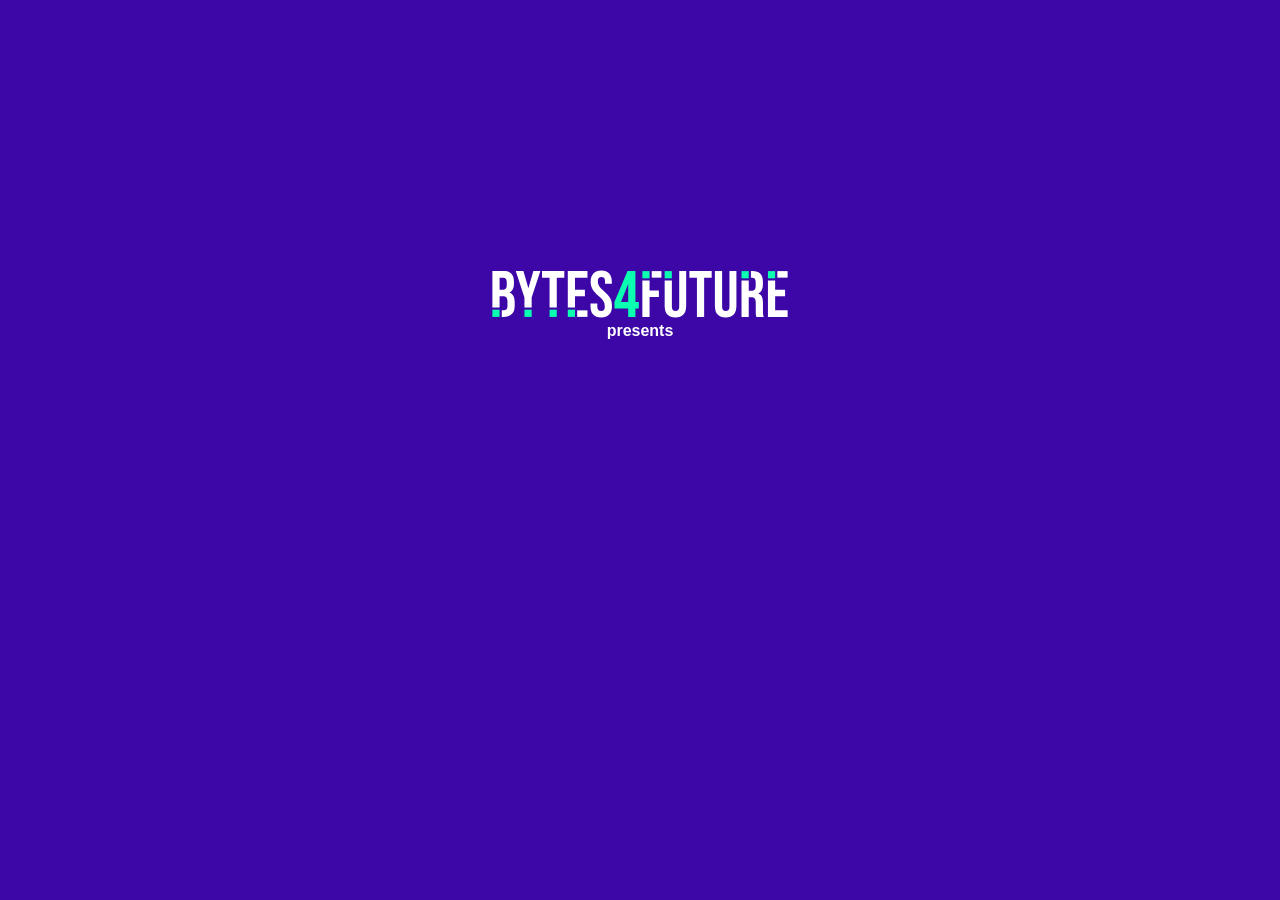
<file: index.html>
<!doctype html>
<html lang="en">
  <head>
    <meta charset="UTF-8" />
    <meta name="viewport" content="width=device-width, initial-scale=1.0" />
    <title>Pac Man</title>

    <link rel="stylesheet" href="./assets/css/style.css" />
  </head>
  <body>
    <div id="overlayer"></div>
    <span class="loader">
      <span>
        <svg
          x="0px"
          y="0px"
          viewBox="0 0 271 44"
          height="3rem"
          style="padding: 0 0.7rem"
        >
          <g id="Cores_-_Fundo_Branco">
            <g>
              <g>
                <rect
                  x="0.17"
                  y="36.37"
                  fill="#0AFFB1"
                  width="6.61"
                  height="6.61"
                ></rect>
                <path
                  fill="#ffffff"
                  d="M15.68,20.68v-0.12c1.44-0.6,2.51-1.58,3.22-2.94c0.7-1.36,1.05-3.12,1.05-5.28v-1.68 c0-3.28-0.78-5.7-2.34-7.28c-1.56-1.58-4.05-2.37-7.45-2.37H0.17v33.35h6.61h0V24.1h2.95c1.52,0,2.62,0.37,3.28,1.11 c0.66,0.74,0.99,2.07,0.99,3.99v3.66c0,1.52-0.28,2.59-0.84,3.21c-0.56,0.62-1.42,0.93-2.58,0.93H8.79v5.99h1.79 c3.29,0,5.78-0.85,7.48-2.55c1.7-1.7,2.56-4.17,2.56-7.4v-3.6C20.61,24.72,18.97,21.8,15.68,20.68z M13.34,13.67 c0,1.6-0.33,2.74-0.99,3.42c-0.66,0.68-1.65,1.02-2.98,1.02H6.79V7.01h3.19c1.16,0,2.01,0.34,2.56,1.02 c0.54,0.68,0.81,1.78,0.81,3.3V13.67z"
                ></path>
              </g>
              <g>
                <polygon
                  fill="#ffffff"
                  points="29.57,34.37 36.18,34.37 36.18,25.12 44.18,1.02 37.75,1.02 33.24,16.43 33.12,16.43 28.61,1.02 21.58,1.02 29.57,25.12 "
                ></polygon>
                <rect
                  x="29.57"
                  y="36.37"
                  fill="#0AFFB1"
                  width="6.61"
                  height="6.61"
                ></rect>
              </g>
              <g>
                <rect
                  x="52.6"
                  y="36.37"
                  fill="#0AFFB1"
                  width="6.61"
                  height="6.61"
                ></rect>
                <polygon
                  fill="#ffffff"
                  points="45.68,1.02 45.68,7.01 52.6,7.01 52.6,34.37 59.21,34.37 59.21,7.01 66.12,7.01 66.12,1.02 "
                ></polygon>
              </g>
              <g>
                <polygon
                  fill="#ffffff"
                  points="69.31,1.02 69.31,34.37 75.92,34.37 75.92,34.37 75.92,24.1 85,24.1 85,18.1 75.92,18.1 75.92,7.01 87.35,7.01 87.35,1.02 "
                ></polygon>
                <rect
                  x="69.31"
                  y="36.37"
                  fill="#0AFFB1"
                  width="6.61"
                  height="6.61"
                ></rect>
                <rect
                  x="77.92"
                  y="36.99"
                  fill="#ffffff"
                  width="9.42"
                  height="5.99"
                ></rect>
              </g>
              <path
                fill="#ffffff"
                d="M92.58,40.85c-1.64-1.82-2.46-4.43-2.46-7.82v-2.4h6.25v2.88c0,2.72,1.14,4.08,3.43,4.08 c1.12,0,1.97-0.33,2.55-0.99c0.58-0.66,0.87-1.73,0.87-3.21c0-1.76-0.4-3.31-1.2-4.65c-0.8-1.34-2.28-2.95-4.45-4.83 c-2.73-2.4-4.63-4.57-5.71-6.5c-1.08-1.94-1.62-4.13-1.62-6.56c0-3.32,0.84-5.88,2.52-7.7c1.68-1.82,4.13-2.73,7.33-2.73 c3.17,0,5.56,0.91,7.18,2.73c1.62,1.82,2.43,4.43,2.43,7.82v1.74h-6.25v-2.16c0-1.44-0.28-2.49-0.84-3.15 c-0.56-0.66-1.38-0.99-2.47-0.99c-2.2,0-3.31,1.34-3.31,4.02c0,1.52,0.41,2.94,1.23,4.26c0.82,1.32,2.31,2.92,4.48,4.79 c2.77,2.4,4.67,4.58,5.71,6.53c1.04,1.96,1.56,4.26,1.56,6.89c0,3.44-0.85,6.08-2.55,7.91c-1.7,1.84-4.18,2.76-7.42,2.76 C96.64,43.58,94.22,42.67,92.58,40.85z"
              ></path>
              <path
                fill="#0AFFB1"
                d="M124.68,35.37h-12.62v-6l12.02-28.35h7.21v28.35h3.13v6h-3.13v7.61h-6.61V35.37z M124.68,29.37V13.01 h-0.12l-6.49,16.36H124.68z"
              ></path>
              <g>
                <rect
                  x="137.66"
                  y="1.02"
                  fill="#0AFFB1"
                  width="6.61"
                  height="6.61"
                ></rect>
                <rect
                  x="146.28"
                  y="1.02"
                  fill="#ffffff"
                  width="8.88"
                  height="5.99"
                ></rect>
                <polygon
                  fill="#ffffff"
                  points="144.28,9.63 144.28,9.63 137.66,9.63 137.66,42.98 144.28,42.98 144.28,24.7 152.81,24.7 152.81,18.7 144.28,18.7 "
                ></polygon>
              </g>
              <g>
                <g>
                  <rect
                    x="158.1"
                    y="1.02"
                    fill="#0AFFB1"
                    width="6.61"
                    height="6.61"
                  ></rect>
                  <path
                    fill="#ffffff"
                    d="M171.45,1.02v32.49c0,1.44-0.29,2.48-0.87,3.12c-0.58,0.64-1.41,0.96-2.5,0.96s-1.91-0.32-2.49-0.96 c-0.58-0.64-0.87-1.68-0.87-3.12V9.63h0h-6.61v23.4c0,3.4,0.84,6,2.52,7.82c1.68,1.82,4.13,2.73,7.34,2.73 c3.21,0,5.65-0.91,7.33-2.73c1.68-1.82,2.53-4.43,2.53-7.82V1.02H171.45z"
                  ></path>
                </g>
              </g>
              <path
                fill="#ffffff"
                d="M187.68,7.01h-6.91V1.02h20.44v5.99h-6.91v35.97h-6.61V7.01z"
              ></path>
              <path
                fill="#ffffff"
                d="M206.68,40.85c-1.68-1.82-2.52-4.43-2.52-7.82V1.02h6.61v32.49c0,1.44,0.29,2.48,0.87,3.12 s1.41,0.96,2.5,0.96s1.91-0.32,2.5-0.96c0.58-0.64,0.87-1.68,0.87-3.12V1.02h6.37v32.01c0,3.4-0.84,6-2.52,7.82 c-1.68,1.82-4.13,2.73-7.33,2.73C210.81,43.58,208.36,42.67,206.68,40.85z"
              ></path>
              <g>
                <rect
                  x="228.56"
                  y="1.02"
                  fill="#0AFFB1"
                  width="6.61"
                  height="6.61"
                ></rect>
                <path
                  fill="#ffffff"
                  d="M248.34,40.79c-0.08-0.74-0.12-1.71-0.12-2.91v-7.37c0-2.48-0.33-4.46-0.99-5.93s-1.79-2.46-3.4-2.94 v-0.12c2.89-1.16,4.33-3.92,4.33-8.27v-2.58c0-3.28-0.78-5.7-2.34-7.28c-1.56-1.58-4.05-2.37-7.45-2.37h-1.19v5.99h1.01 c1.16,0,2.01,0.34,2.55,1.02c0.54,0.68,0.81,1.78,0.81,3.3v3.24c0,1.6-0.33,2.74-0.99,3.42c-0.66,0.68-1.65,1.02-2.98,1.02h-2.4 V9.63h0h-6.61v33.35h6.61V25h2.28c1.52,0,2.59,0.38,3.22,1.14c0.62,0.76,0.93,2.1,0.93,4.02v7.67c0,1.56,0.04,2.64,0.12,3.24 c0.08,0.6,0.24,1.24,0.48,1.92h6.73C248.62,42.26,248.42,41.53,248.34,40.79z"
                ></path>
              </g>
              <g>
                <g>
                  <rect
                    x="252.79"
                    y="1.02"
                    fill="#0AFFB1"
                    width="6.61"
                    height="6.61"
                  ></rect>
                  <rect
                    x="261.4"
                    y="1.02"
                    fill="#ffffff"
                    width="9.42"
                    height="5.99"
                  ></rect>
                  <polygon
                    fill="#ffffff"
                    points="259.4,24.1 268.48,24.1 268.48,18.1 259.4,18.1 259.4,9.63 259.4,9.63 252.79,9.63 252.79,42.98 270.83,42.98 270.83,36.99 259.4,36.99 "
                  ></polygon>
                </g>
              </g>
            </g>
          </g>
        </svg>
      </span>
      <span id="presents">presents <br> <span id="by">by mhd Altonji<sup style="color: aqua;">&copy;</sup></span></span>
    </span>
    <div id="game">
      <div class="opt">
        <div class="opt-item">
        Score:<span id="score"></span>
        </div>
        <div class="opt-item" id="play-again">
          play again
        </div>
      </div>
        <div class="grid"></div>
    </div>

    <script src="./assets/js/main.js"></script>
  </body>
</html>
</file>
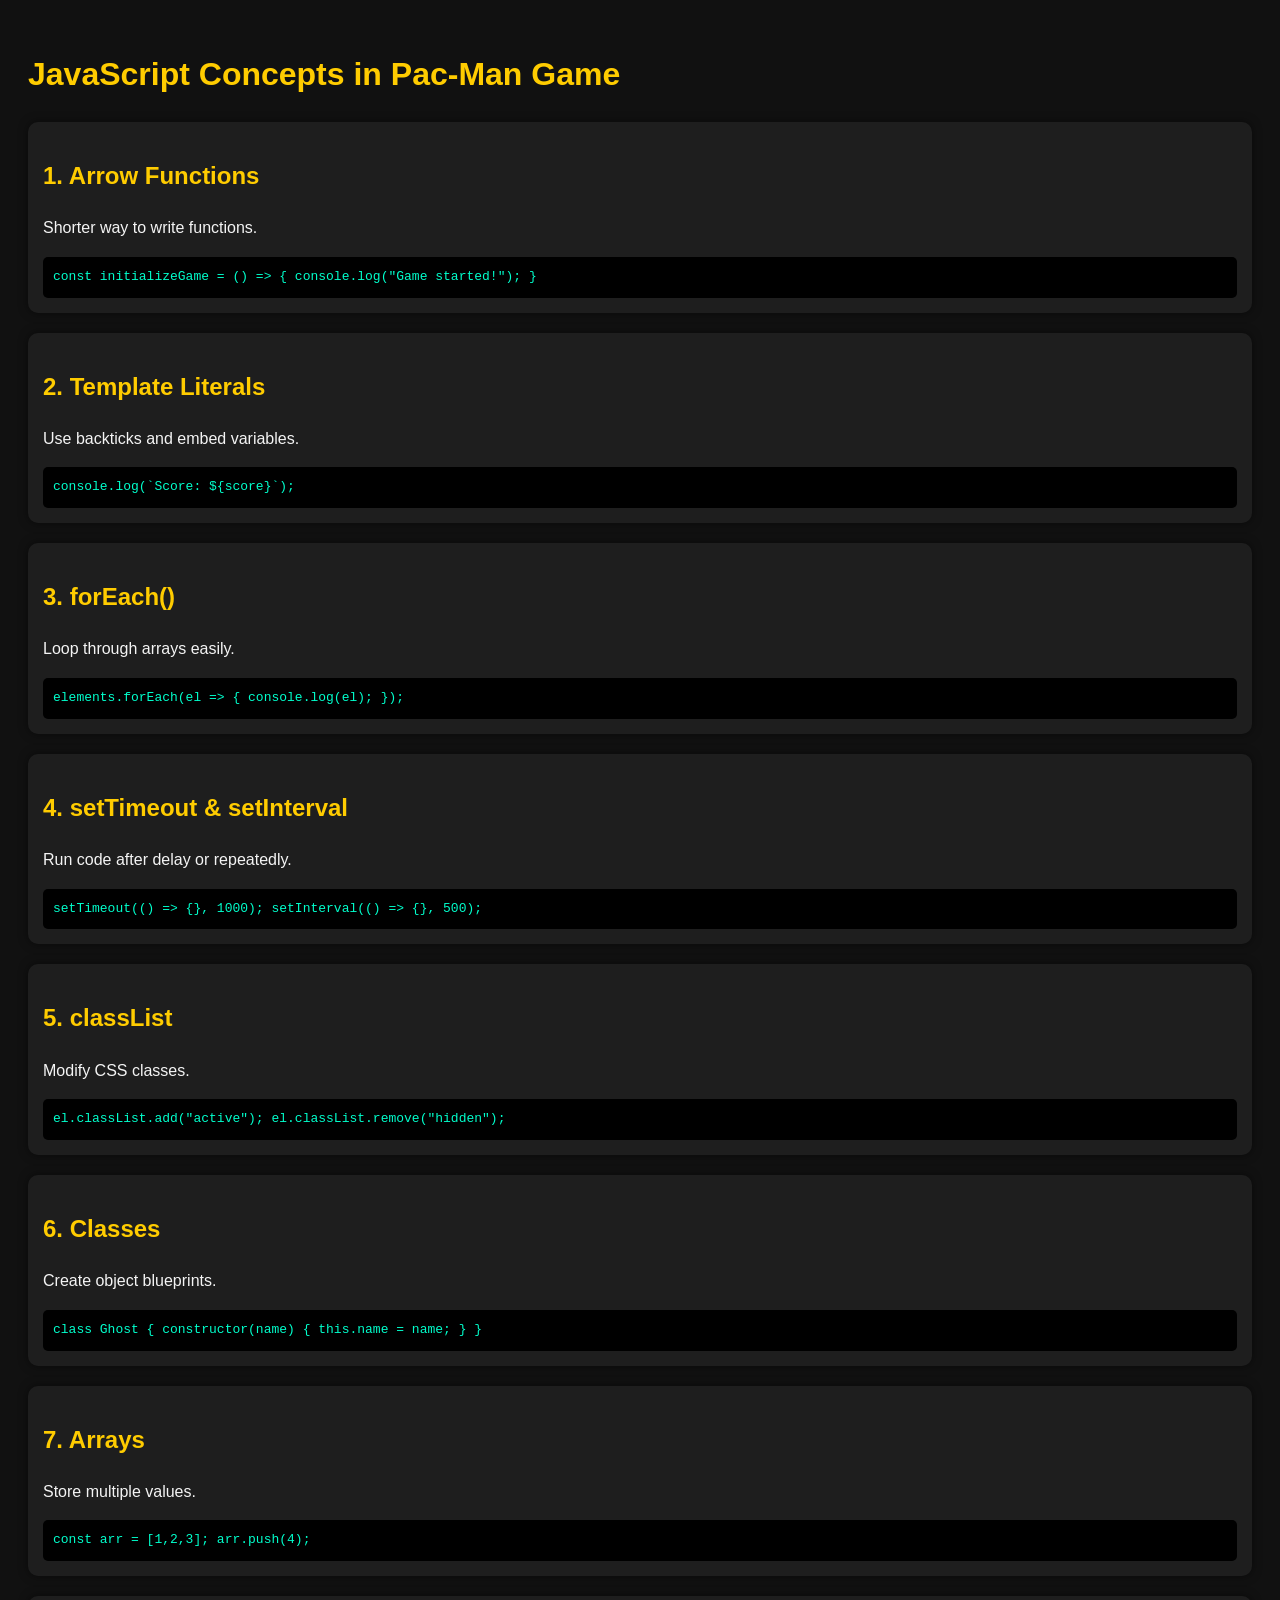
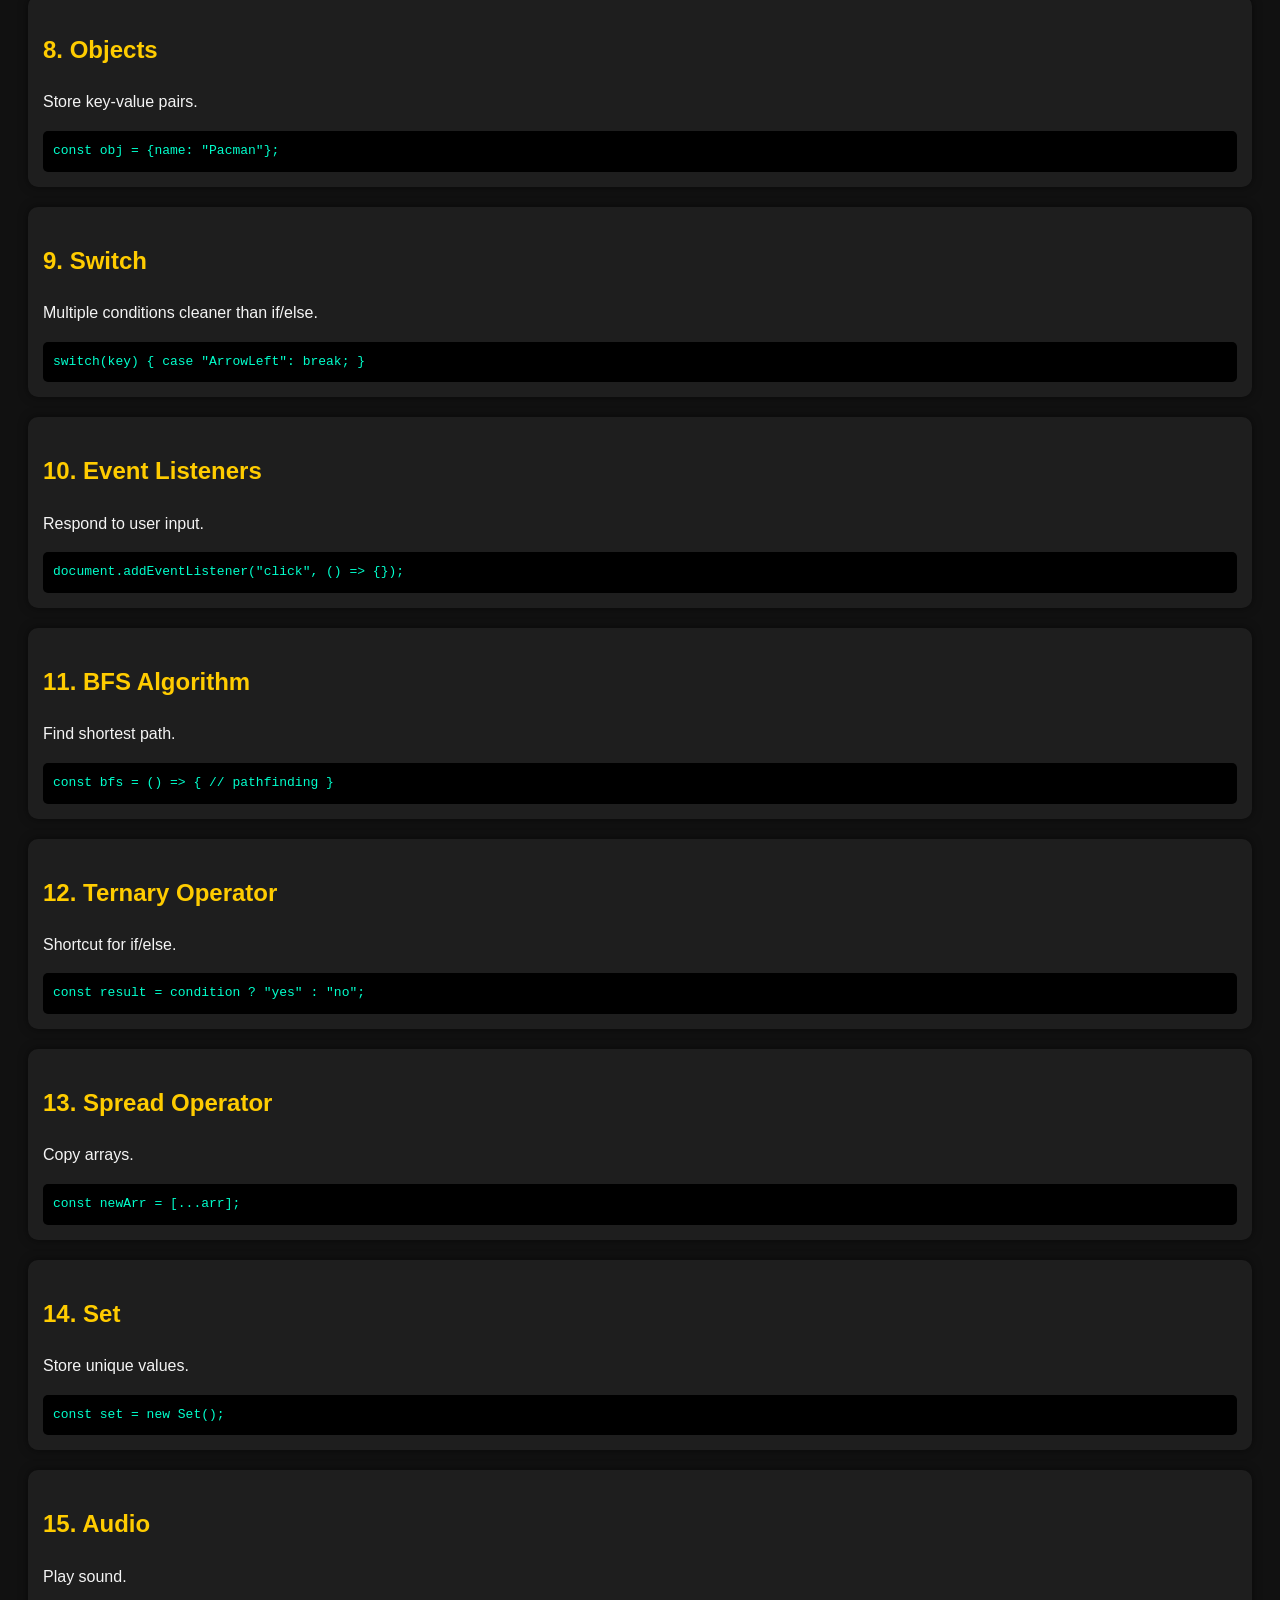
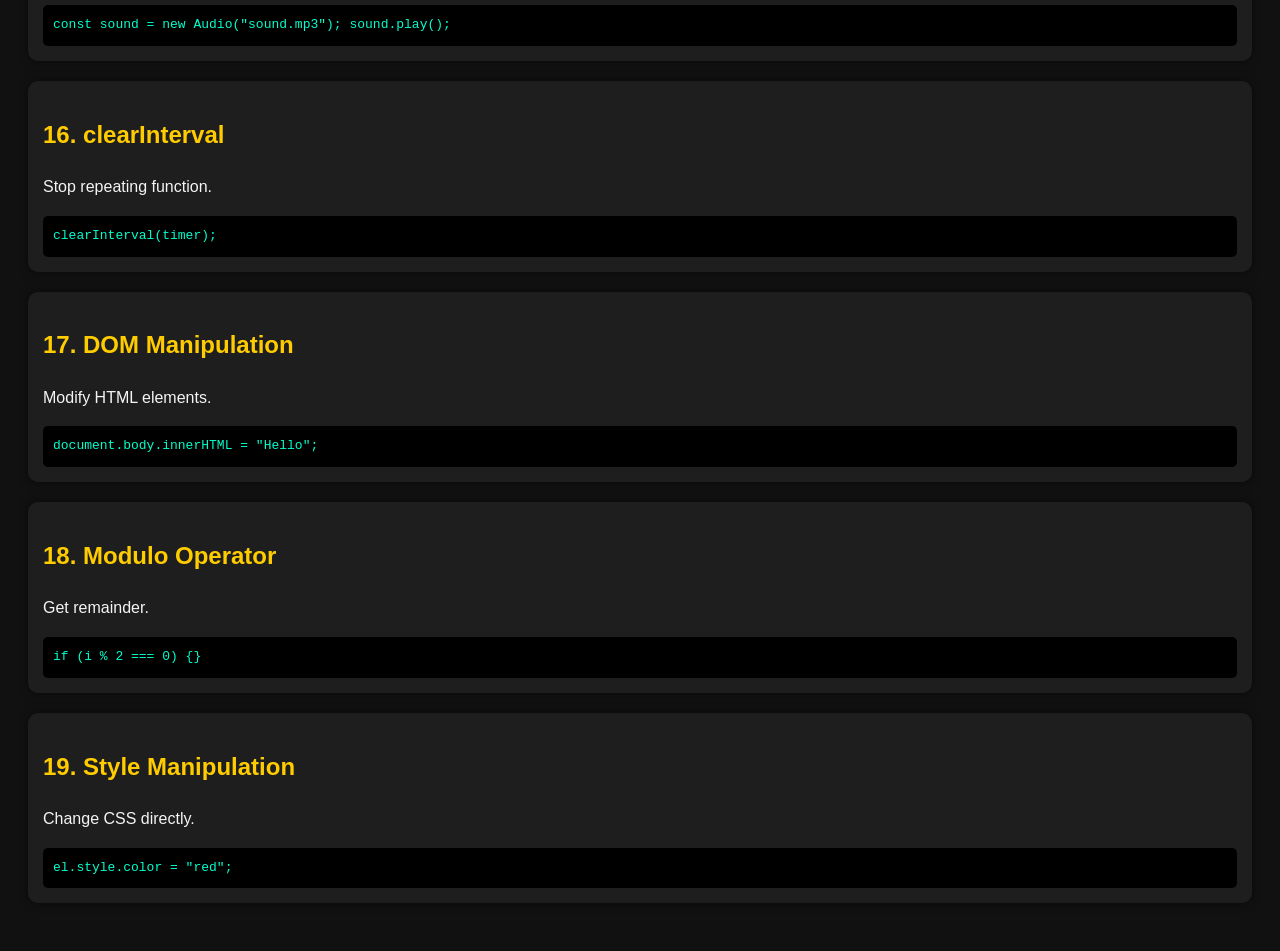
<file: concept.html>
<!DOCTYPE html>
<html lang="en">
<head>
  <meta charset="UTF-8">
  <meta name="viewport" content="width=device-width, initial-scale=1.0">
  <title>JavaScript Concepts (Pac-Man Game)</title>
  <style>
    body {
      font-family: Arial, sans-serif;
      background: #111;
      color: #f4f4f4;
      line-height: 1.6;
      padding: 20px;
    }
    h1, h2 {
      color: #ffcc00;
    }
    .section {
      background: #1e1e1e;
      padding: 15px;
      margin-bottom: 20px;
      border-radius: 10px;
      box-shadow: 0 0 10px rgba(0,0,0,0.5);
    }
    code {
      display: block;
      background: #000;
      padding: 10px;
      margin-top: 10px;
      border-radius: 5px;
      color: #00ffcc;
      overflow-x: auto;
    }
  </style>
</head>
<body>

<h1>JavaScript Concepts in Pac-Man Game</h1>

<div class="section">
  <h2>1. Arrow Functions</h2>
  <p>Shorter way to write functions.</p>
  <code>const initializeGame = () => {
  console.log("Game started!");
}</code>
</div>

<div class="section">
  <h2>2. Template Literals</h2>
  <p>Use backticks and embed variables.</p>
  <code>console.log(`Score: ${score}`);</code>
</div>

<div class="section">
  <h2>3. forEach()</h2>
  <p>Loop through arrays easily.</p>
  <code>elements.forEach(el => {
  console.log(el);
});</code>
</div>

<div class="section">
  <h2>4. setTimeout & setInterval</h2>
  <p>Run code after delay or repeatedly.</p>
  <code>setTimeout(() => {}, 1000);
setInterval(() => {}, 500);</code>
</div>

<div class="section">
  <h2>5. classList</h2>
  <p>Modify CSS classes.</p>
  <code>el.classList.add("active");
el.classList.remove("hidden");</code>
</div>

<div class="section">
  <h2>6. Classes</h2>
  <p>Create object blueprints.</p>
  <code>class Ghost {
  constructor(name) {
    this.name = name;
  }
}</code>
</div>

<div class="section">
  <h2>7. Arrays</h2>
  <p>Store multiple values.</p>
  <code>const arr = [1,2,3];
arr.push(4);</code>
</div>

<div class="section">
  <h2>8. Objects</h2>
  <p>Store key-value pairs.</p>
  <code>const obj = {name: "Pacman"};</code>
</div>

<div class="section">
  <h2>9. Switch</h2>
  <p>Multiple conditions cleaner than if/else.</p>
  <code>switch(key) {
  case "ArrowLeft": break;
}</code>
</div>

<div class="section">
  <h2>10. Event Listeners</h2>
  <p>Respond to user input.</p>
  <code>document.addEventListener("click", () => {});</code>
</div>

<div class="section">
  <h2>11. BFS Algorithm</h2>
  <p>Find shortest path.</p>
  <code>const bfs = () => {
  // pathfinding
}</code>
</div>

<div class="section">
  <h2>12. Ternary Operator</h2>
  <p>Shortcut for if/else.</p>
  <code>const result = condition ? "yes" : "no";</code>
</div>

<div class="section">
  <h2>13. Spread Operator</h2>
  <p>Copy arrays.</p>
  <code>const newArr = [...arr];</code>
</div>

<div class="section">
  <h2>14. Set</h2>
  <p>Store unique values.</p>
  <code>const set = new Set();</code>
</div>

<div class="section">
  <h2>15. Audio</h2>
  <p>Play sound.</p>
  <code>const sound = new Audio("sound.mp3");
sound.play();</code>
</div>

<div class="section">
  <h2>16. clearInterval</h2>
  <p>Stop repeating function.</p>
  <code>clearInterval(timer);</code>
</div>

<div class="section">
  <h2>17. DOM Manipulation</h2>
  <p>Modify HTML elements.</p>
  <code>document.body.innerHTML = "Hello";</code>
</div>

<div class="section">
  <h2>18. Modulo Operator</h2>
  <p>Get remainder.</p>
  <code>if (i % 2 === 0) {}</code>
</div>

<div class="section">
  <h2>19. Style Manipulation</h2>
  <p>Change CSS directly.</p>
  <code>el.style.color = "red";</code>
</div>

</body>
</html>
</file>
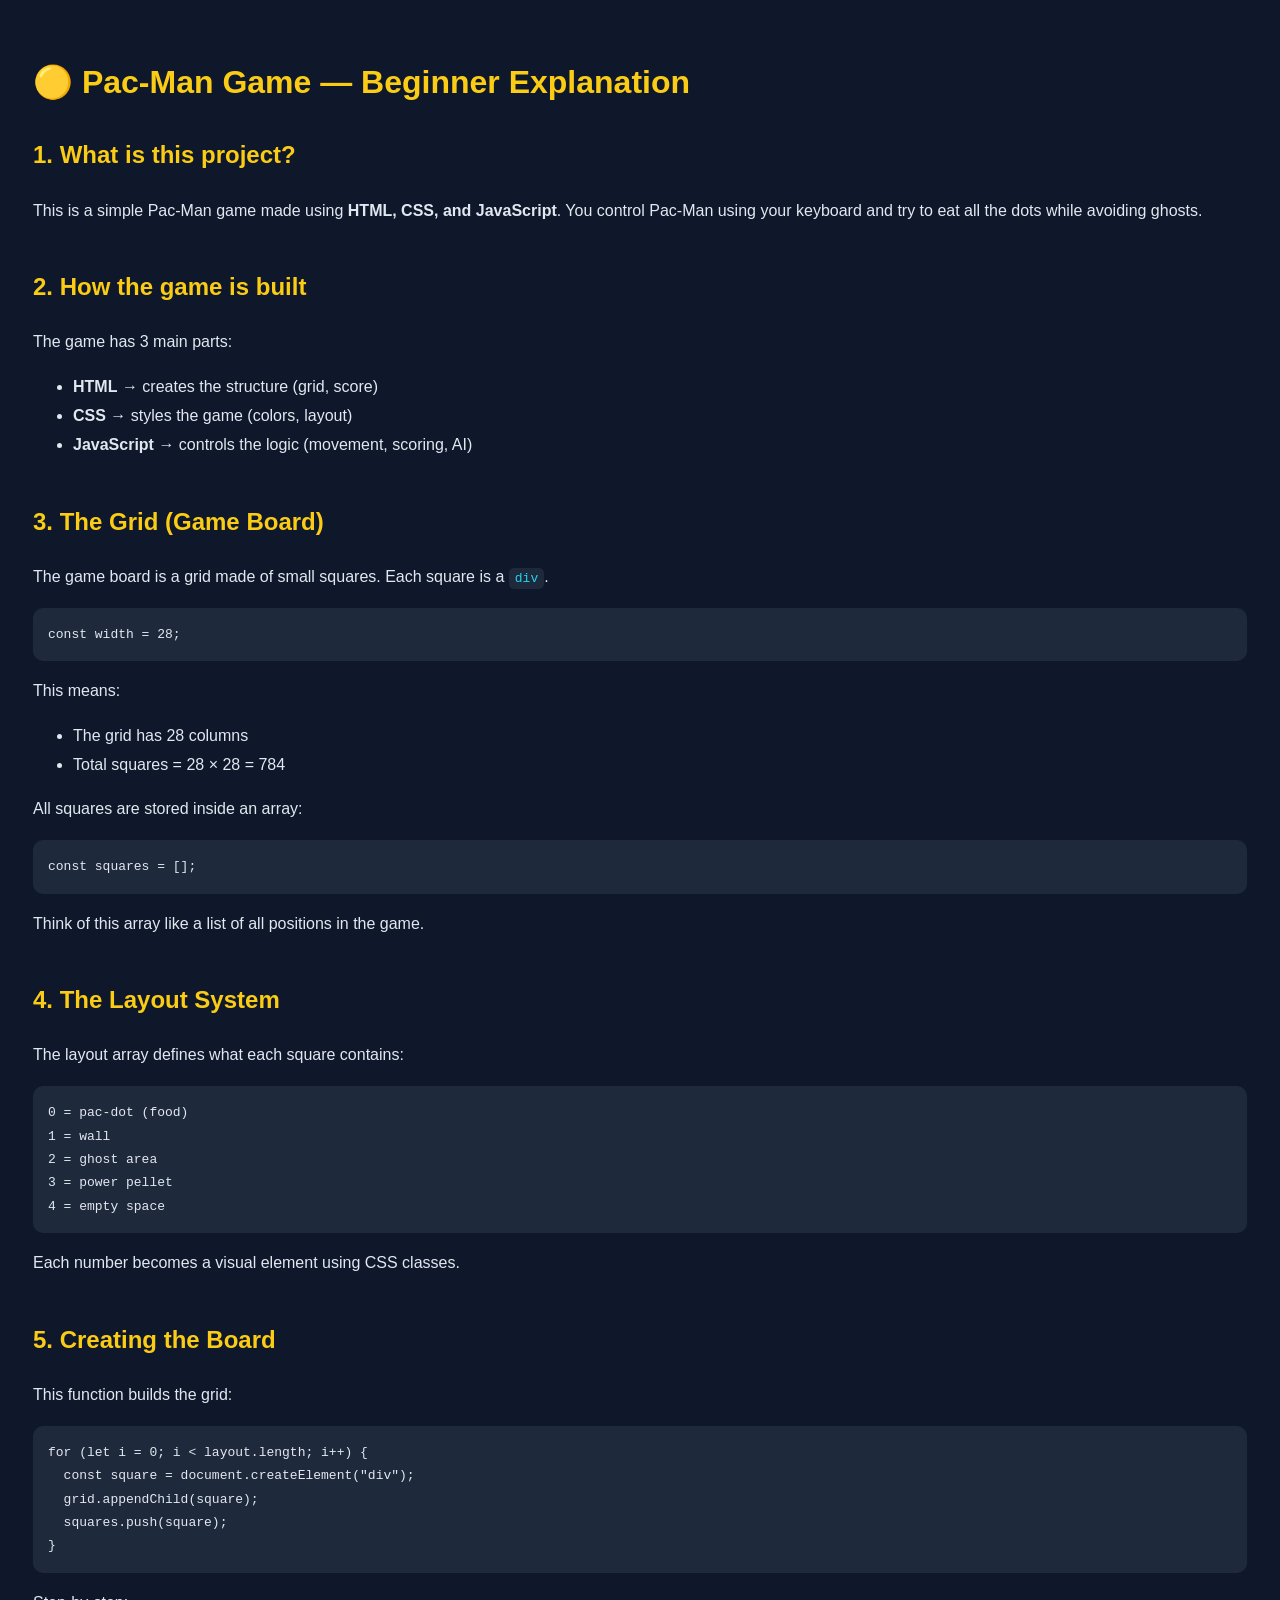
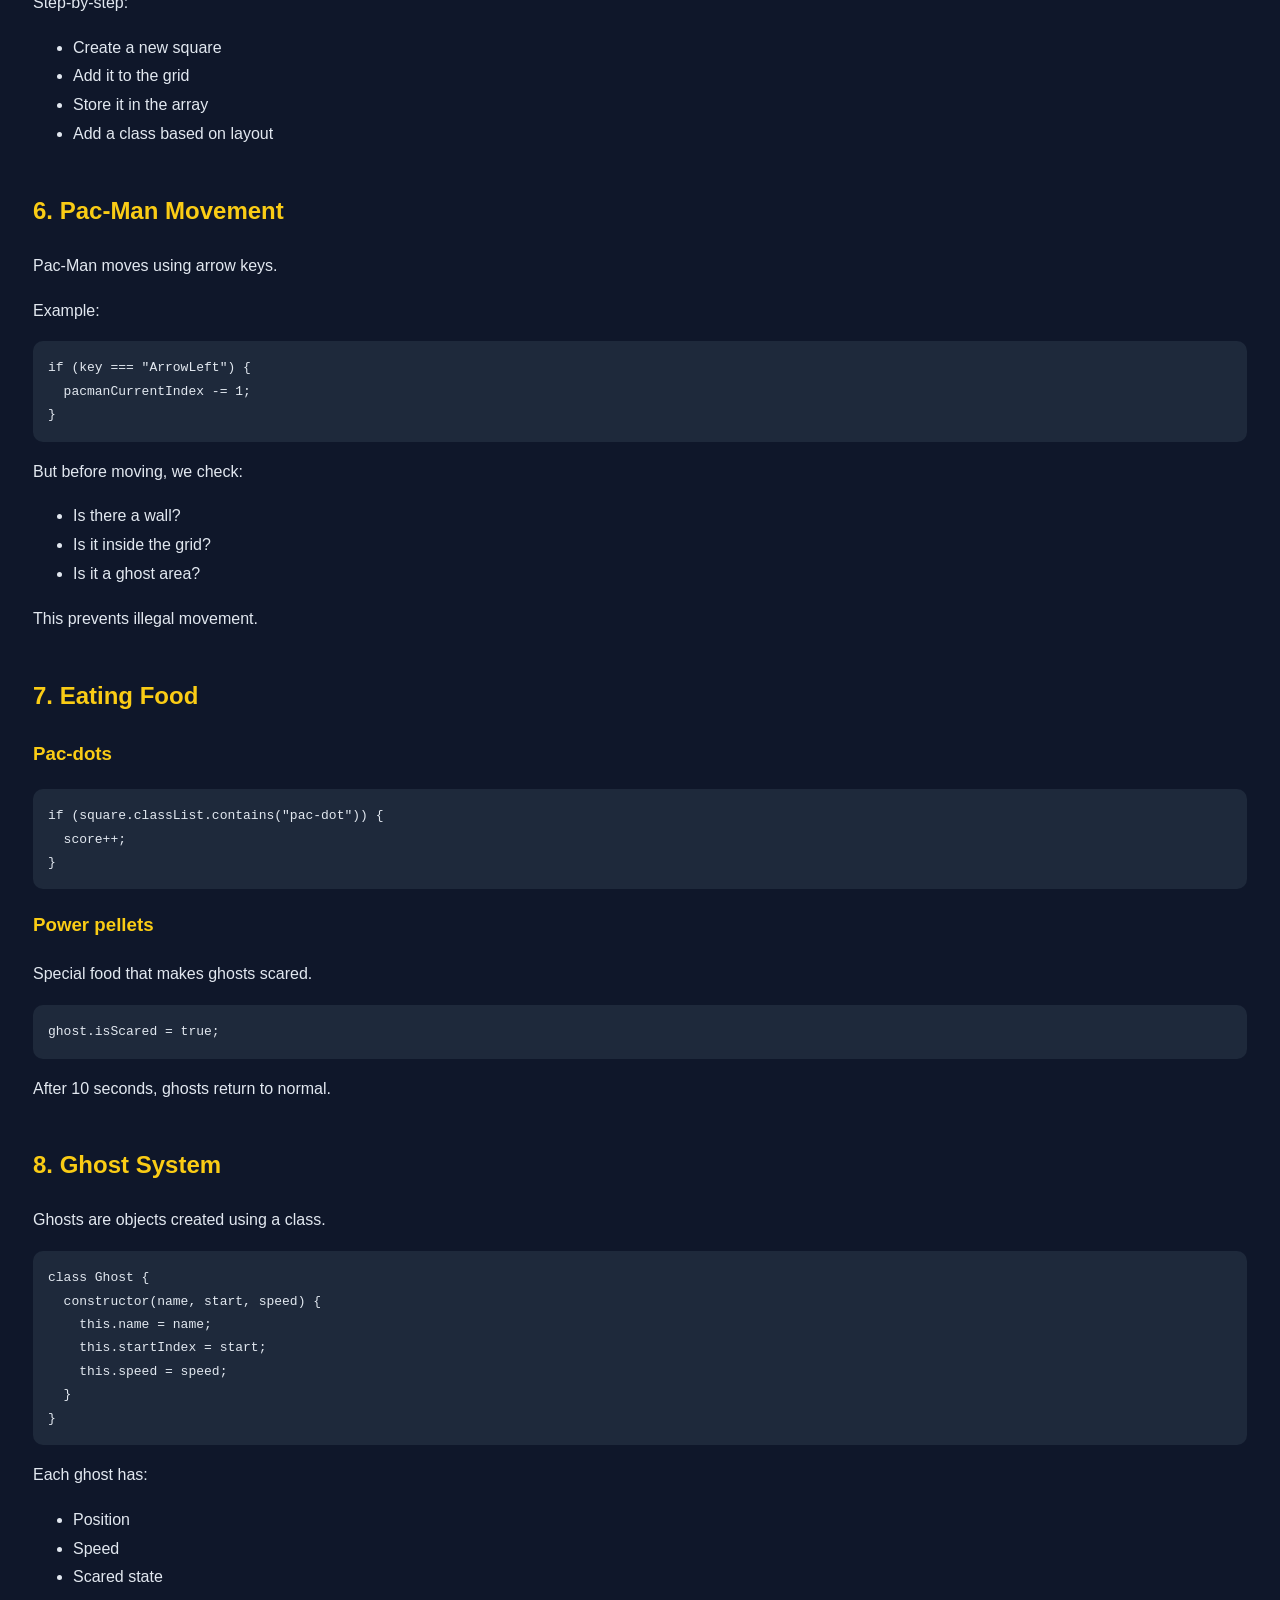
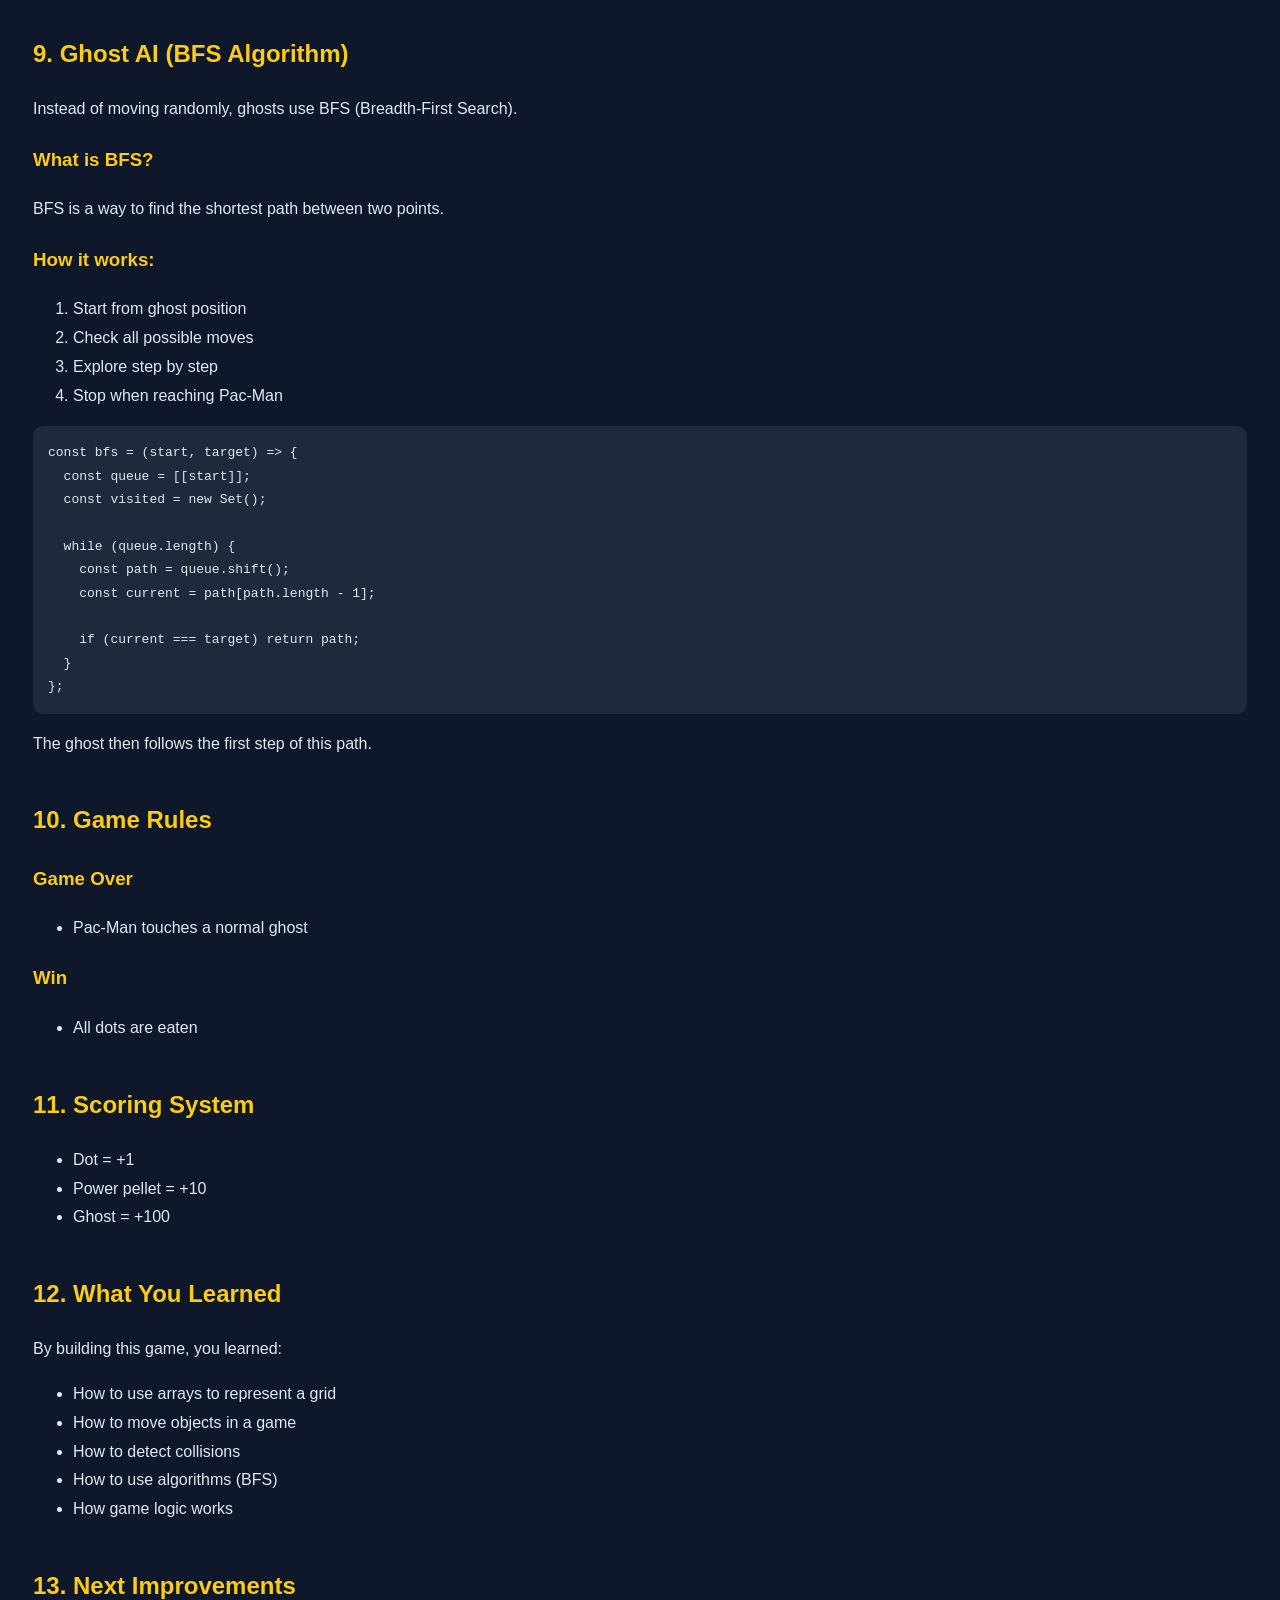
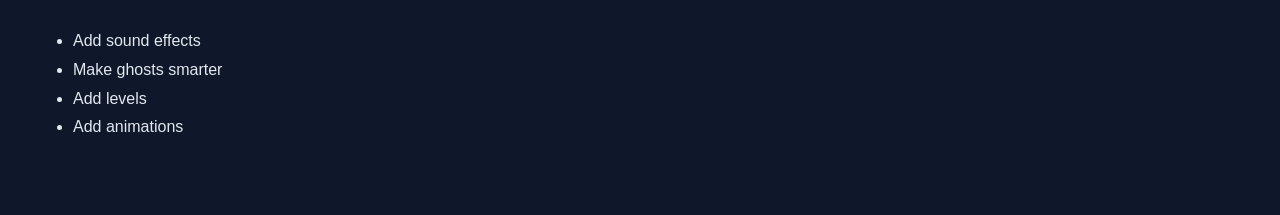
<file: game-info.html>
<!DOCTYPE html>
<html lang="en">
<head>
  <meta charset="UTF-8">
  <title>Pac-Man Beginner Guide</title>
  <style>
    body {
      font-family: Arial, sans-serif;
      line-height: 1.8;
      padding: 25px;
      background: #0f172a;
      color: #e2e8f0;
    }
    h1, h2, h3 {
      color: #facc15;
    }
    code {
      background: #1e293b;
      padding: 3px 6px;
      border-radius: 5px;
      color: #22d3ee;
    }
    pre {
      background: #1e293b;
      padding: 15px;
      border-radius: 10px;
      overflow-x: auto;
    }
    section {
      margin-bottom: 40px;
    }
  </style>
</head>
<body>

<h1>🟡 Pac-Man Game — Beginner Explanation</h1>

<section>
<h2>1. What is this project?</h2>
<p>
This is a simple Pac-Man game made using <b>HTML, CSS, and JavaScript</b>.
You control Pac-Man using your keyboard and try to eat all the dots while avoiding ghosts.
</p>
</section>

<section>
<h2>2. How the game is built</h2>
<p>The game has 3 main parts:</p>
<ul>
<li><b>HTML</b> → creates the structure (grid, score)</li>
<li><b>CSS</b> → styles the game (colors, layout)</li>
<li><b>JavaScript</b> → controls the logic (movement, scoring, AI)</li>
</ul>
</section>

<section>
<h2>3. The Grid (Game Board)</h2>

<p>
The game board is a grid made of small squares.
Each square is a <code>div</code>.
</p>

<pre>
const width = 28;
</pre>

<p>
This means:
<ul>
<li>The grid has 28 columns</li>
<li>Total squares = 28 × 28 = 784</li>
</ul>
</p>

<p>
All squares are stored inside an array:
</p>

<pre>
const squares = [];
</pre>

<p>
Think of this array like a list of all positions in the game.
</p>
</section>

<section>
<h2>4. The Layout System</h2>

<p>
The layout array defines what each square contains:
</p>

<pre>
0 = pac-dot (food)
1 = wall
2 = ghost area
3 = power pellet
4 = empty space
</pre>

<p>
Each number becomes a visual element using CSS classes.
</p>
</section>

<section>
<h2>5. Creating the Board</h2>

<p>
This function builds the grid:
</p>

<pre>
for (let i = 0; i < layout.length; i++) {
  const square = document.createElement("div");
  grid.appendChild(square);
  squares.push(square);
}
</pre>

<p>
Step-by-step:
</p>
<ul>
<li>Create a new square</li>
<li>Add it to the grid</li>
<li>Store it in the array</li>
<li>Add a class based on layout</li>
</ul>
</section>

<section>
<h2>6. Pac-Man Movement</h2>

<p>
Pac-Man moves using arrow keys.
</p>

<p>
Example:
</p>

<pre>
if (key === "ArrowLeft") {
  pacmanCurrentIndex -= 1;
}
</pre>

<p>
But before moving, we check:
</p>

<ul>
<li>Is there a wall?</li>
<li>Is it inside the grid?</li>
<li>Is it a ghost area?</li>
</ul>

<p>
This prevents illegal movement.
</p>
</section>

<section>
<h2>7. Eating Food</h2>

<h3>Pac-dots</h3>
<pre>
if (square.classList.contains("pac-dot")) {
  score++;
}
</pre>

<h3>Power pellets</h3>
<p>
Special food that makes ghosts scared.
</p>

<pre>
ghost.isScared = true;
</pre>

<p>
After 10 seconds, ghosts return to normal.
</p>
</section>

<section>
<h2>8. Ghost System</h2>

<p>
Ghosts are objects created using a class.
</p>

<pre>
class Ghost {
  constructor(name, start, speed) {
    this.name = name;
    this.startIndex = start;
    this.speed = speed;
  }
}
</pre>

<p>
Each ghost has:
</p>

<ul>
<li>Position</li>
<li>Speed</li>
<li>Scared state</li>
</ul>
</section>

<section>
<h2>9. Ghost AI (BFS Algorithm)</h2>

<p>
Instead of moving randomly, ghosts use BFS (Breadth-First Search).
</p>

<h3>What is BFS?</h3>
<p>
BFS is a way to find the shortest path between two points.
</p>

<h3>How it works:</h3>
<ol>
<li>Start from ghost position</li>
<li>Check all possible moves</li>
<li>Explore step by step</li>
<li>Stop when reaching Pac-Man</li>
</ol>

<pre>
const bfs = (start, target) => {
  const queue = [[start]];
  const visited = new Set();

  while (queue.length) {
    const path = queue.shift();
    const current = path[path.length - 1];

    if (current === target) return path;
  }
};
</pre>

<p>
The ghost then follows the first step of this path.
</p>
</section>

<section>
<h2>10. Game Rules</h2>

<h3>Game Over</h3>
<ul>
<li>Pac-Man touches a normal ghost</li>
</ul>

<h3>Win</h3>
<ul>
<li>All dots are eaten</li>
</ul>
</section>

<section>
<h2>11. Scoring System</h2>

<ul>
<li>Dot = +1</li>
<li>Power pellet = +10</li>
<li>Ghost = +100</li>
</ul>
</section>

<section>
<h2>12. What You Learned</h2>

<p>
By building this game, you learned:
</p>

<ul>
<li>How to use arrays to represent a grid</li>
<li>How to move objects in a game</li>
<li>How to detect collisions</li>
<li>How to use algorithms (BFS)</li>
<li>How game logic works</li>
</ul>
</section>

<section>
<h2>13. Next Improvements</h2>

<ul>
<li>Add sound effects</li>
<li>Make ghosts smarter</li>
<li>Add levels</li>
<li>Add animations</li>
</ul>
</section>

</body>
</html>
</file>
<file: assets/css/style.css>
body{
    margin: 0;
    background-color: #1d063b;
    
}

.grid{
    min-width: 560px;
    height: 560px;
    border: 0.5px solid black;
    border-radius: 12px;
    display: flex;
    flex-wrap: wrap;
    background-color: aliceblue;
    box-shadow: 0 0 20px aqua;
}

.grid div {
    width: 20px;
    height: 20px;
    /* border: solid red; */
    box-sizing: border-box;
}



.opt-item{
  text-shadow:  0 0 20px aqua;
  color: antiquewhite;
    display: inline-block;
    background: #111;
    padding: 6px 20px;
    border-radius: 8px;
    font-size: 1.2em;
    font-weight: bold;
    color: #0ff;
    text-shadow: 0 0 3px #0ff;
    font-family: 'Courier New', monospace;
    border: 1px solid #0ff;
    box-shadow: 0 0 5px rgba(0,255,255,0.3);
    margin: 0;
    height: 40px;
}
  
#presents{
  font-family: 'Segoe UI', Tahoma, Geneva, Verdana, sans-serif;
  font-weight: bold;
  display: inline-block;
}
.pac-dot {
    background-color: green;
    border: 5px solid white;
    box-sizing:  border-box;
}

.angle{
    border-radius: 12px;
}

.wall{
    background-color:#2c2089;
}

.power-pellet{
    background-color: green;
    border-radius: 10px;

}
.ghost{
    border-width: 0px !important;
}
.blinky{
    background-color: red;
}

.pinky {
    background-color: pink;
}

.inky{
    background-color:cyan;
}

.clyde{
    background-color: orange;
}

.pac-man{
    background-color: yellow;
    background-image: url(../imgs/pac-man.gif);
    background-repeat: no-repeat;
    background-size: contain;
    border-radius: 50%;
}

.scared-ghost {
    background-color: aquamarine;
}

#game{
    display: none;
    flex-direction: column;
    justify-content: center;
    align-items: center;
    text-align: center;
    gap: 20px;
}


#overlayer {
  width:100%;
  height:100%;  
  position:absolute;
  z-index:1;
  background:#3d07a8;
}
label
{
  color:white;
}
.loader {
  width: 100vw;
  position: absolute;
  z-index: 3;
  display: inline-flex;
  align-content: center;
  justify-content: center;
  flex-direction: column;
  color:white;
  animation: loader 2s infinite ease;
  font-family: 'Segoe UI', Tahoma, Geneva, Verdana, sans-serif;
  top: 30%;
  
}
.loader span{
  align-self: center;
  text-align: center;
}

#by{
  display: none;
  transition: display 2s ease-in-out;
  transition-behavior: allow-discrete;
}

.count h3
{
  padding-top:22px;
  padding-left:40px; 
  display:inline-block;
}

.loader-inner {
  vertical-align: top;
  display: inline-block;
  width: 100%;
/*   background-color: red; */
/*   animation: loader-inner 2s infinite ease-in; */
}






    /* Default (large screens): 560px grid, 20px cells → 28 per row */
    @media (min-width: 621px) {
      .grid {
        width: 560px;          /* 28 × 20px */
        min-width: 560px;
      }
      .grid div {
        width: 20px;
        height: 20px;
      }
    }

    /* Medium screens: 28 cells × 16px = 448px grid */
    @media (max-width: 620px) and (min-width: 481px) {
      .grid {
        width: 448px;          /* 28 × 16px */
        min-width: 448px;
        height: 448px;
      }
      .grid div {
        width: 16px;
        height: 16px;
      }
    }

    /* Small tablets / large phones: 28 cells × 13px = 364px grid */
    @media (max-width: 480px) and (min-width: 401px) {
      .grid {
        width: 364px;          /* 28 × 13px */
        min-width: 364px;
        height: 364px;
      }
      .grid div {
        width: 13px;
        height: 13px;
      }
    }

    /* Compact phones: 28 cells × 10px = 280px grid */
    @media (max-width: 400px) {
      .grid {
        width: 280px;          /* 28 × 10px */
        min-width: 280px;
        height: 280px;
      }
      .grid div {
        width: 10px;
        height: 10px;
      }
    }

    /* Very tiny screens (e.g., foldable small): 28 cells × 8px = 224px */
    @media (max-width: 300px) {
      .grid {
        width: 224px;
        min-width: 224px;
        height: 224px;
      }
      .grid div {
        width: 8px;
        height: 8px;
      }
    }

#play-again{
  display: none;
  transition: box-shadow 3s ease-in-out;
}

#play-again:hover{
  box-shadow: 0 0 30px aqua;
  font-weight: bold;
  cursor: pointer;
}

.opt{
    display: inline-flex;
    align-content: center;
    justify-content: center;
    gap: 10px;
}
</file>
